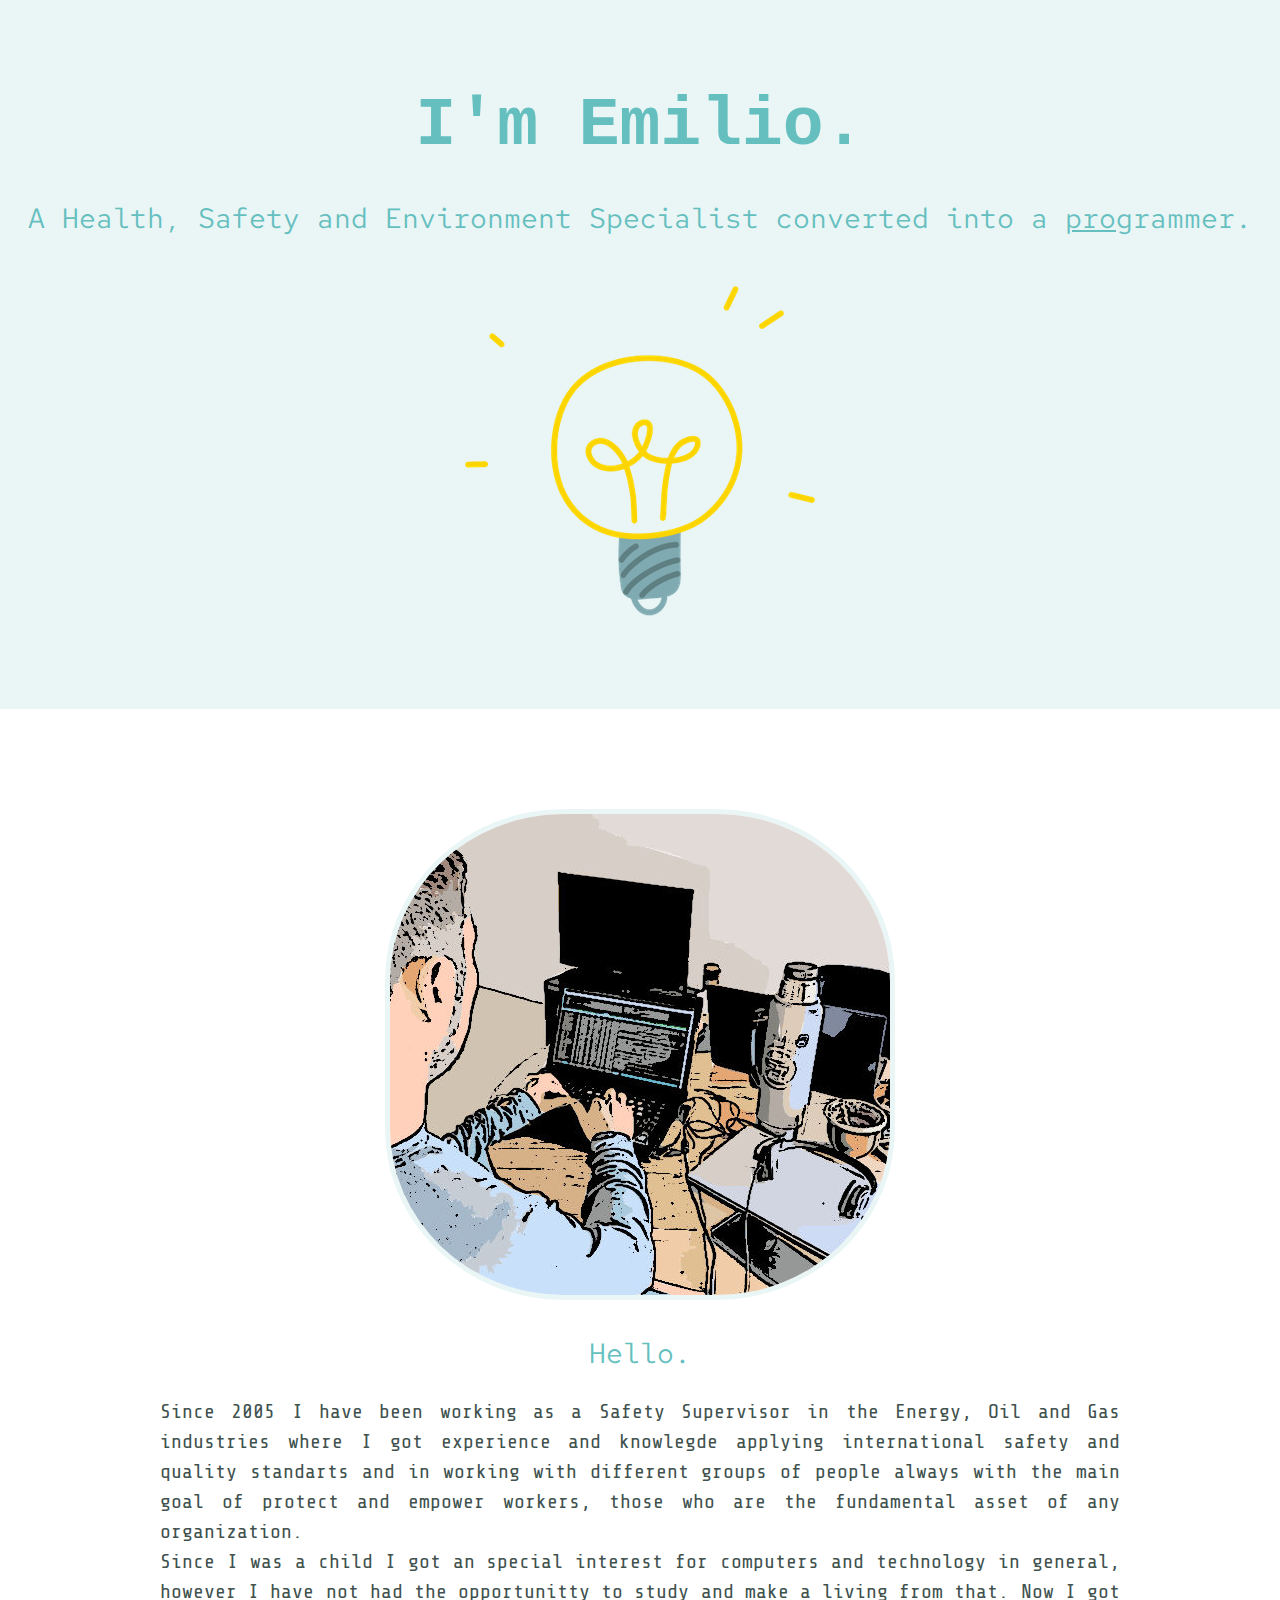
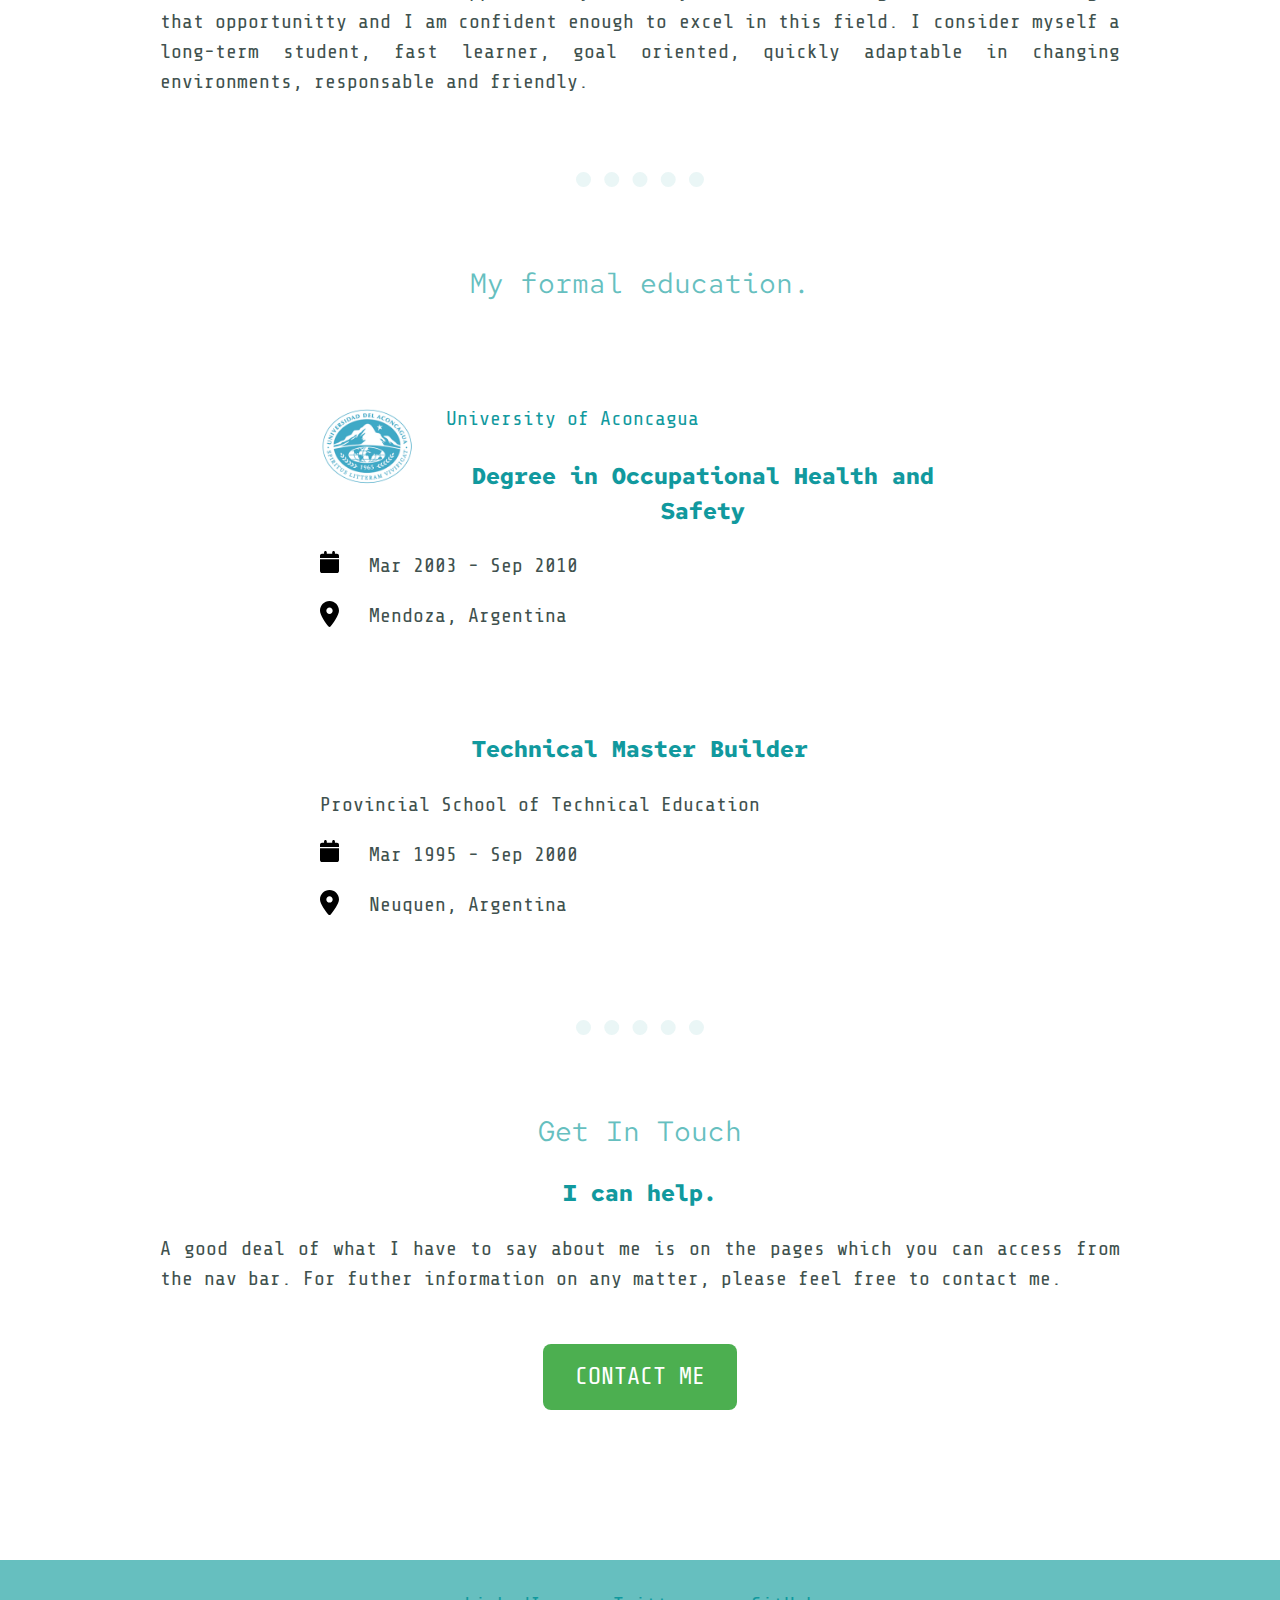
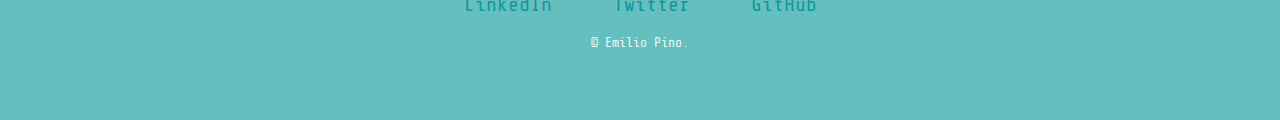
<file: index.html>
<!DOCTYPE html>
<html lang="en">
  <head>
    <meta charset="UTF-8" />
    <meta http-equiv="X-UA-Compatible" content="IE=edge" />
    <meta name="viewport" content="width=device-width, initial-scale=1.0" />
    <link rel="stylesheet" href="css/styles.css" />
    <link rel="icon" href="images/favicon.ico" />
    <link rel="preconnect" href="https://fonts.googleapis.com" />
    <link rel="preconnect" href="https://fonts.gstatic.com" crossorigin />
    <link
      href="https://fonts.googleapis.com/css2?family=Red+Hat+Mono:ital@1&family=Share+Tech+Mono&family=Ubuntu+Mono:ital@1&display=swap"
      rel="stylesheet"
    />
    <title>Emilio Pino CV</title>
  </head>
  <body>
    <nav class="nav-bar">
      <div class="cv">CURRICULUM VITAE</div>
      <ul class="nav">
        <li><a href="index.html">Home</a></li>
        <li><a href="hse.html">As a safety professional</a></li>
        <li><a href="developer.html">As a developer</a></li>
        <li><a href="human.html">As a human being</a></li>
        <li><a href="#contact-me">Contact</a></li>
      </ul>
    </nav>
    <div class="top-container">
      <h1>I'm Emilio.</h1>
      <h2>
        A Health, Safety and Environment Specialist converted into a
        <span id="pro">pro</span>grammer.
      </h2>
      <img src="images/Hands - Lightbulb.png" alt="light image" />
    </div>

    <div class="middle-container">
      <div class="profile">
        <img id="profile" src="images/avatar2.png" alt="profile picture" />
        <h2>Hello.</h2>
        <p class="bio">
          Since 2005 I have been working as a Safety Supervisor in the Energy,
          Oil and Gas industries where I got experience and knowlegde applying
          international safety and quality standarts and in working with
          different groups of people always with the main goal of protect and
          empower workers, those who are the fundamental asset of any
          organization.
        </p>
        <p class="bio">
          Since I was a child I got an special interest for computers and
          technology in general, however I have not had the opportunitty to
          study and make a living from that. Now I got that opportunitty and I
          am confident enough to excel in this field. I consider myself a
          long-term student, fast learner, goal oriented, quickly adaptable in
          changing environments, responsable and friendly.
        </p>
      </div>
      <hr />
      <div class="skills">
        <h2>My formal education.</h2>
        <div class="skill-row">
          <a href="https://www.uda.edu.ar/index.php" target="_blank"
            ><img class="logo" src="images/delAconcagua.png" />University of
            Aconcagua</a
          >

          <h3>Degree in Occupational Health and Safety</h3>

          <p>
            <img class="icon" src="images/calendar-solid.svg" />Mar 2003 - Sep
            2010
          </p>
          <p>
            <img class="icon" src="images/location-dot-solid.svg" />Mendoza,
            Argentina
          </p>
        </div>
        <div class="skill-row">
          <h3>Technical Master Builder</h3>
          <p>Provincial School of Technical Education</p>
          <p>
            <img class="icon" src="images/calendar-solid.svg" />Mar 1995 - Sep
            2000
          </p>
          <p>
            <img class="icon" src="images/location-dot-solid.svg" />Neuquen,
            Argentina
          </p>
        </div>
      </div>
      <hr />

      <div id="contact-me">
        <h2>Get In Touch</h2>
        <h3>I can help.</h3>
        <p id="contact-message">
          A good deal of what I have to say about me is on the pages which you
          can access from the nav bar. For futher information on any matter,
          please feel free to contact me.
        </p>

        <a id="btn" href="mailto:pinoen@yahoo.com.ar">CONTACT ME</a>
      </div>
    </div>

    <div class="bottom-container">
      <a
        class="footer-link"
        href="https://ar.linkedin.com/in/emiliopino"
        target="_blank"
        >LinkedIn</a
      >
      <a
        class="footer-link"
        href="https://twitter.com/EmilioPino5"
        target="_blank"
        >Twitter</a
      >
      <a class="footer-link" href="https://github.com/pinoen" target="_blank"
        >GitHub</a
      >
      <p>© Emilio Pino.</p>
    </div>
  </body>
</html>
</file>
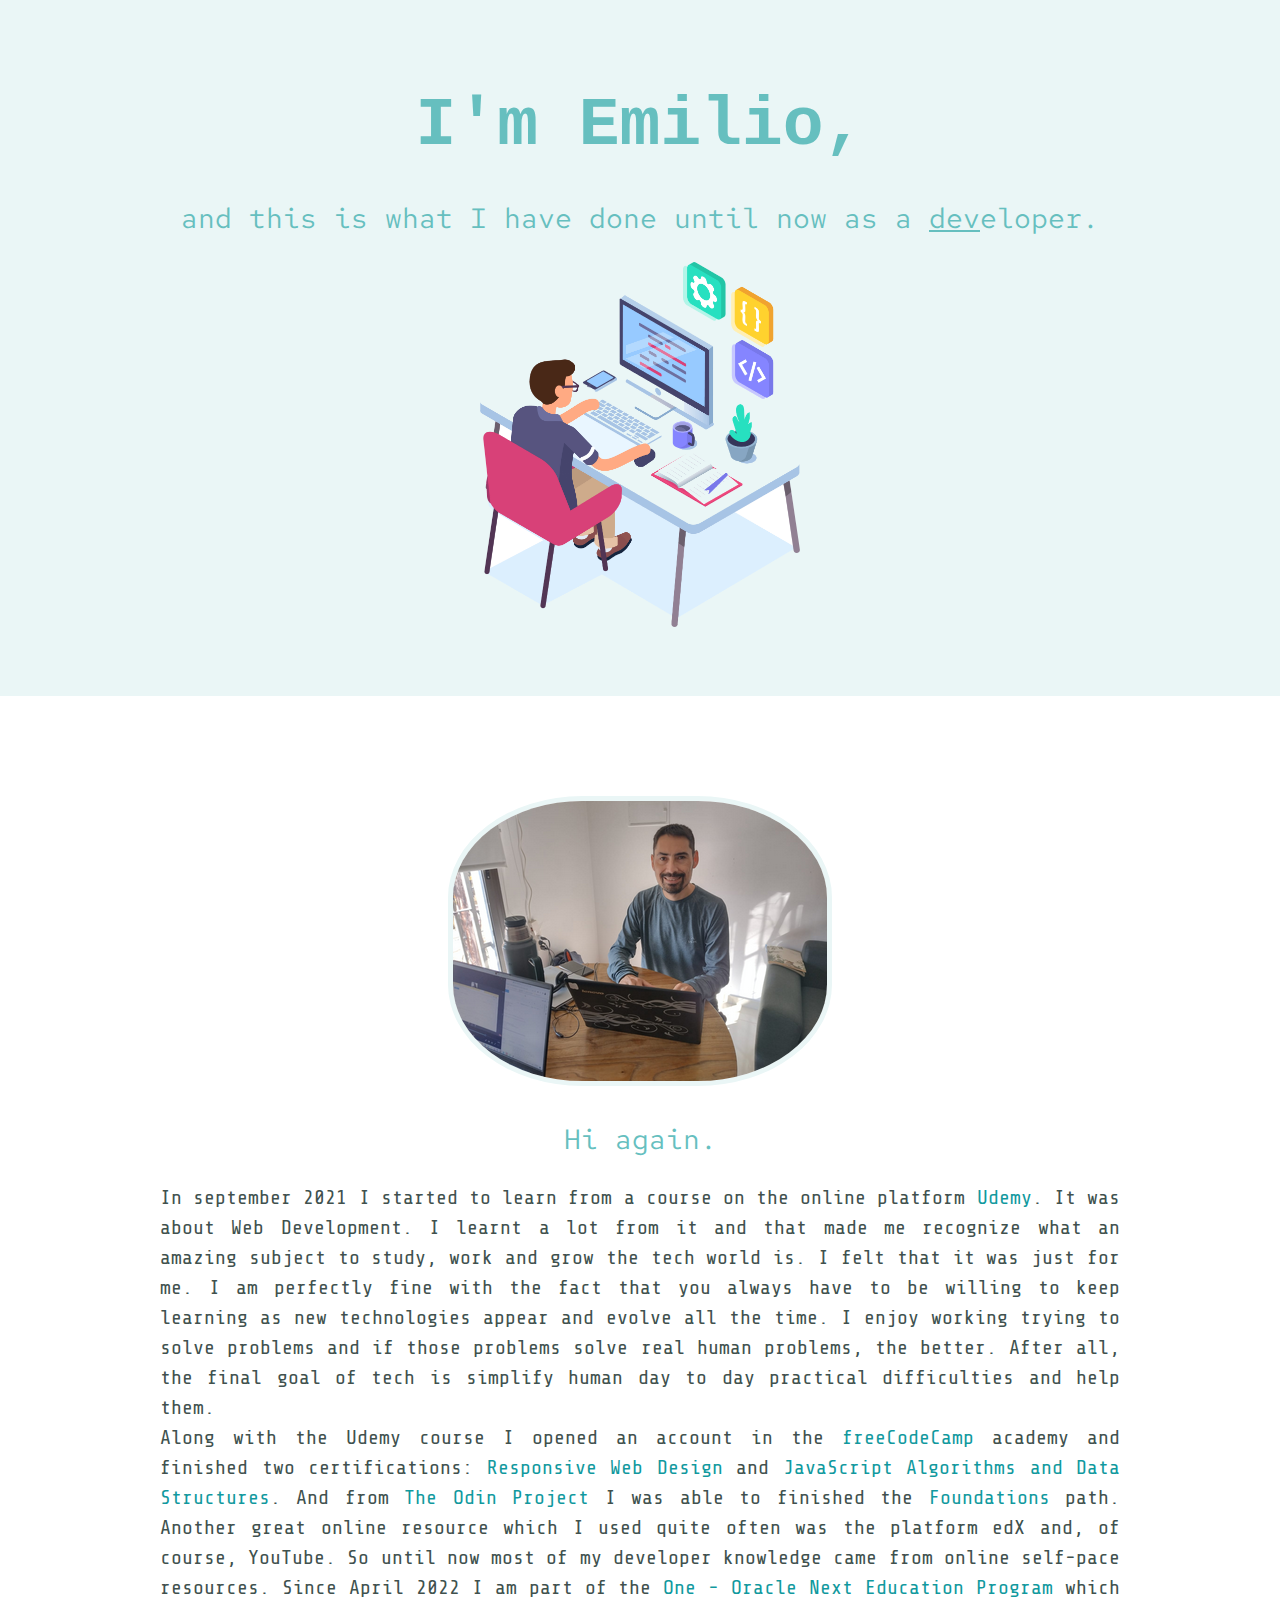
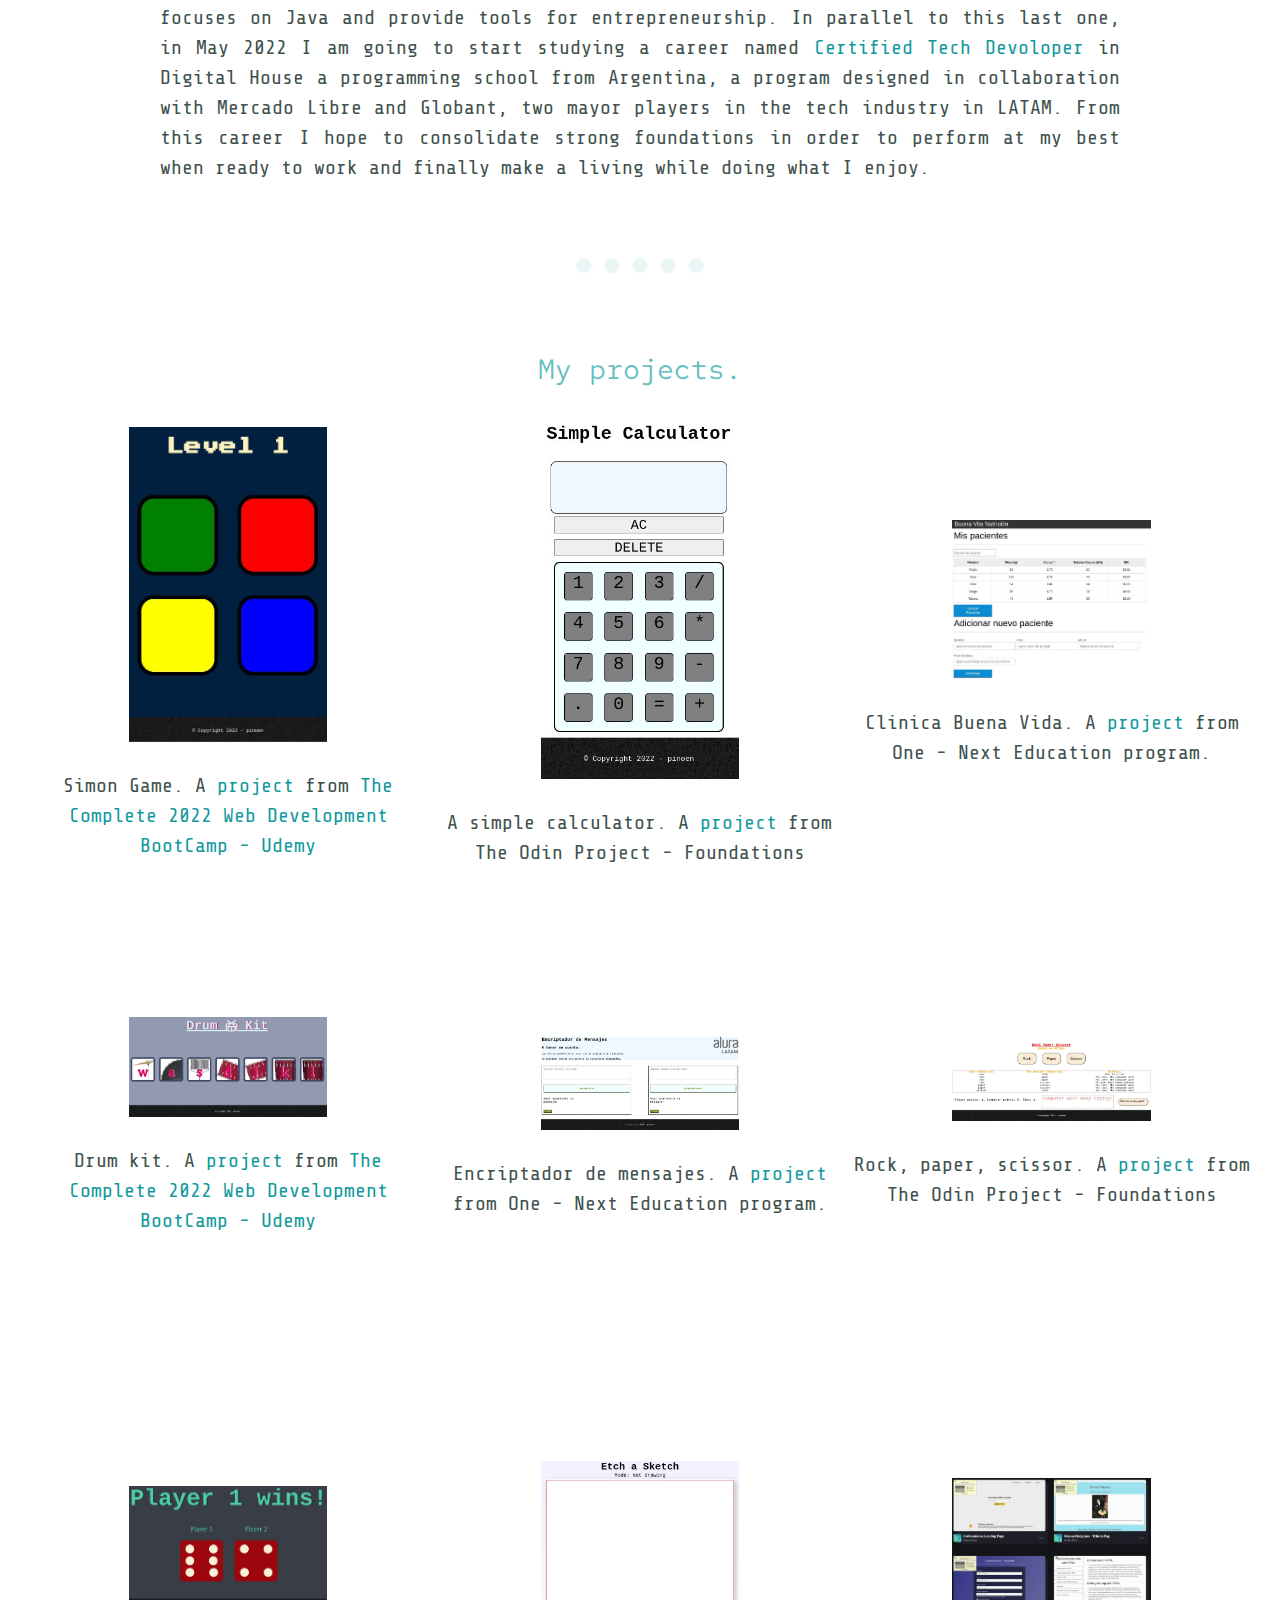
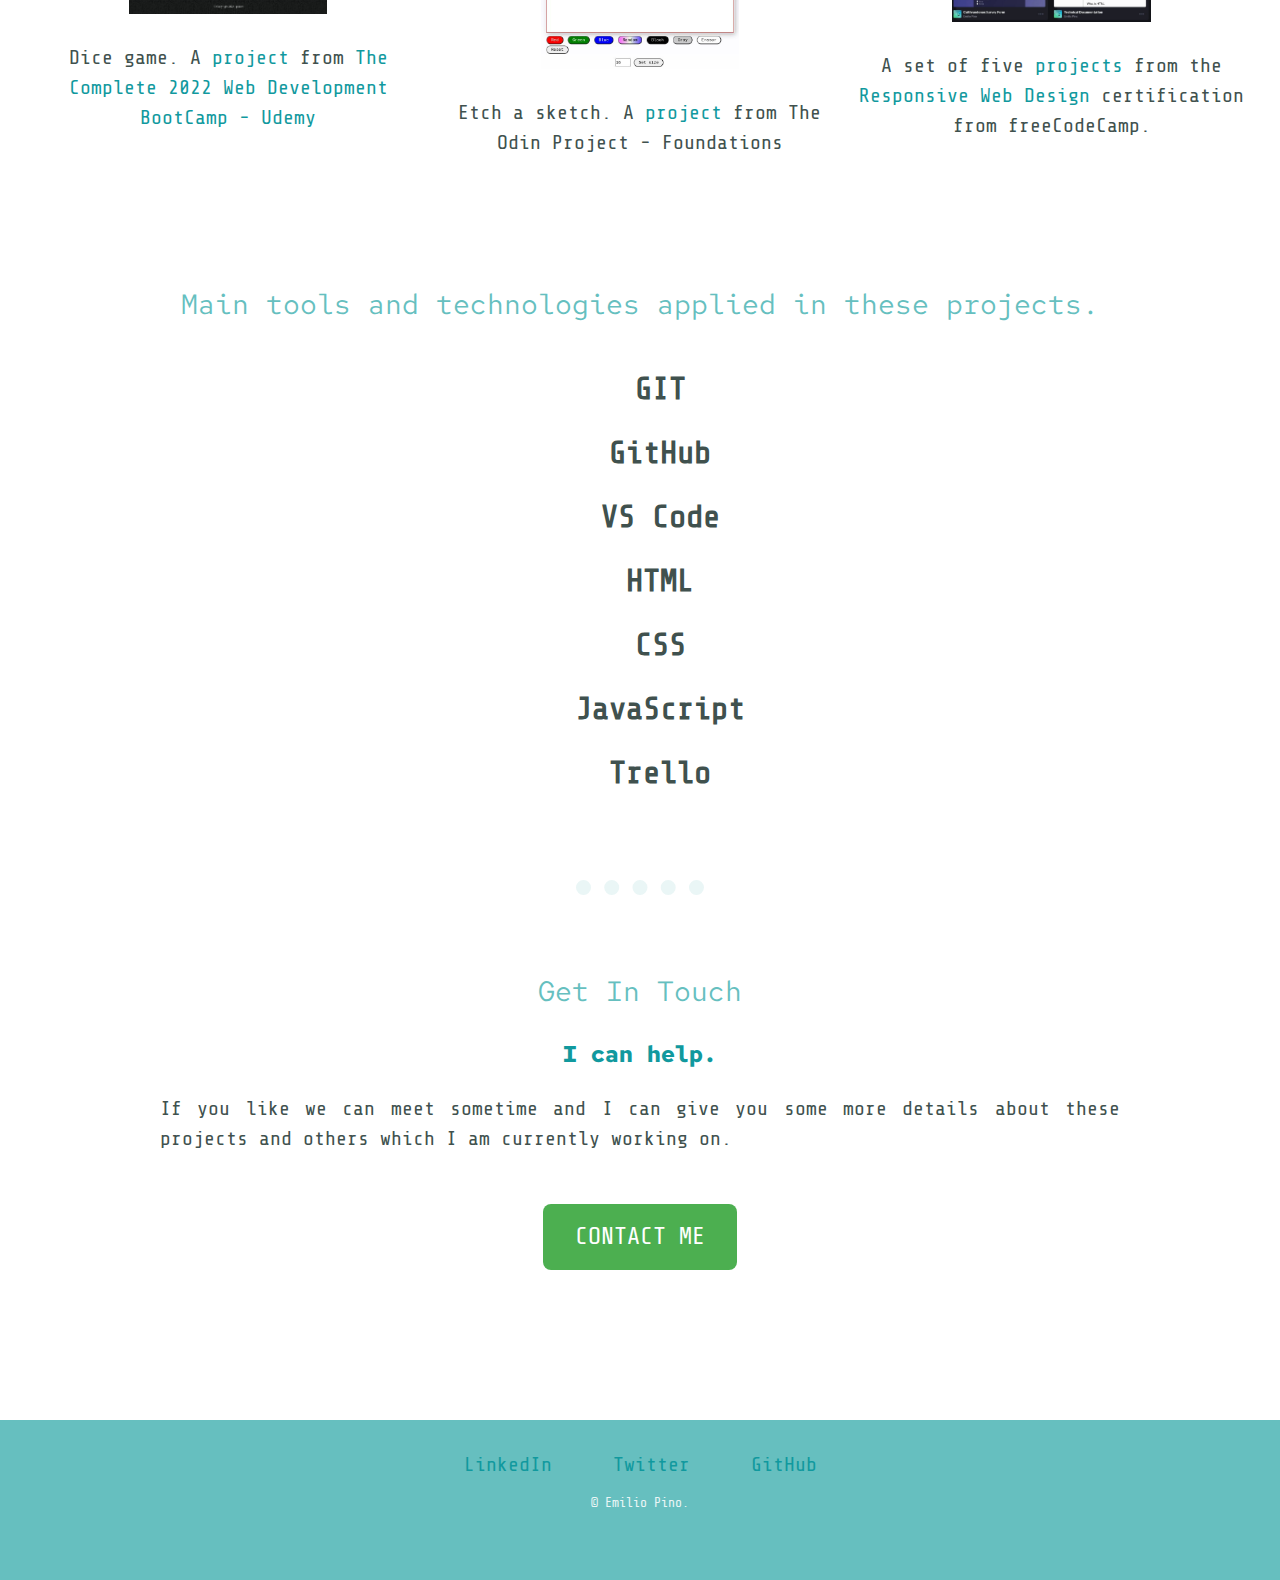
<file: developer.html>
<!DOCTYPE html>
<html lang="en">
  <head>
    <meta charset="UTF-8" />
    <meta http-equiv="X-UA-Compatible" content="IE=edge" />
    <meta name="viewport" content="width=device-width, initial-scale=1.0" />
    <link rel="stylesheet" href="css/styles.css" />
    <link rel="icon" href="images/dev.png" />
    <link rel="preconnect" href="https://fonts.googleapis.com" />
    <link rel="preconnect" href="https://fonts.gstatic.com" crossorigin />
    <link
      href="https://fonts.googleapis.com/css2?family=Red+Hat+Mono:ital@1&family=Share+Tech+Mono&family=Ubuntu+Mono:ital@1&display=swap"
      rel="stylesheet"
    />
    <title>As a developer</title>
  </head>
  <body>
    <nav class="nav-bar">
      <div class="cv">CURRICULUM VITAE</div>
      <ul class="nav">
        <li><a href="index.html">Home</a></li>
        <li><a href="hse.html">As a safety professional</a></li>
        <li><a href="developer.html">As a developer</a></li>
        <li><a href="human.html">As a human being</a></li>
        <li><a href="#contact-me">Contact</a></li>
      </ul>
    </nav>
    <div class="top-container">
      <h1>I'm Emilio,</h1>
      <h2>
        and this is what I have done until now as a
        <span id="pro">dev</span>eloper.
      </h2>
      <img src="images/developer.png" id="developer" alt="safety sign" />
    </div>

    <div class="middle-container">
      <div class="profile">
        <img id="profile" src="images/emilio.png" alt="profile picture" />
        <h2>Hi again.</h2>
        <p class="bio">
          In september 2021 I started to learn from a course on the online
          platform
          <a
            href="https://www.udemy.com/course/the-complete-web-development-bootcamp/"
            target="_blank"
            >Udemy</a
          >. It was about Web Development. I learnt a lot from it and that made
          me recognize what an amazing subject to study, work and grow the tech
          world is. I felt that it was just for me. I am perfectly fine with the
          fact that you always have to be willing to keep learning as new
          technologies appear and evolve all the time. I enjoy working trying to
          solve problems and if those problems solve real human problems, the
          better. After all, the final goal of tech is simplify human day to day
          practical difficulties and help them.
        </p>
        <p class="bio">
          Along with the Udemy course I opened an account in the
          <a href="https://www.freecodecamp.org/" target="_blank"
            >freeCodeCamp</a
          >
          academy and finished two certifications:
          <a href="https://www.freecodecamp.org/learn/responsive-web-design/"
            >Responsive Web Design</a
          >
          and
          <a
            href="https://www.freecodecamp.org/learn/javascript-algorithms-and-data-structures/"
            target="_blank"
            >JavaScript Algorithms and Data Structures</a
          >. And from
          <a href="https://www.theodinproject.com/" target="_blank"
            >The Odin Project </a
          >I was able to finished the
          <a
            href="https://www.theodinproject.com/paths/foundations/courses/foundations"
            >Foundations</a
          >
          path. Another great online resource which I used quite often was the
          platform edX and, of course, YouTube. So until now most of my
          developer knowledge came from online self-pace resources. Since April
          2022 I am part of the
          <a
            href="https://www.oracle.com/ar/education/oracle-next-education/"
            target="_blank"
            >One - Oracle Next Education Program</a
          >
          which focuses on Java and provide tools for entrepreneurship. In
          parallel to this last one, in May 2022 I am going to start studying a
          career named
          <a
            href="https://www.digitalhouse.com/ar/productos/programacion/certified-tech-developer"
            target="_blank"
            >Certified Tech Devoloper</a
          >
          in Digital House a programming school from Argentina, a program
          designed in collaboration with Mercado Libre and Globant, two mayor
          players in the tech industry in LATAM. From this career I hope to
          consolidate strong foundations in order to perform at my best when
          ready to work and finally make a living while doing what I enjoy.
        </p>
      </div>
      <hr />

      <h2>My projects.</h2>
      <div class="projects">
        <div>
          <a href="https://pinoen.github.io/simon-game/" target="_blank"
            ><img class="project" src="images/projects/simon-game.jpg"
          /></a>
          <p>
            Simon Game. A
            <a href="https://pinoen.github.io/simon-game/" target="_blank"
              >project</a
            >
            from
            <a
              href="https://www.udemy.com/course/the-complete-web-development-bootcamp/"
              target="_blank"
              >The Complete 2022 Web Development BootCamp - Udemy</a
            >
          </p>
        </div>

        <div>
          <a href="https://pinoen.github.io/Calculator/" target="_blank"
            ><img class="project" src="images/projects/calculator.jpg"
          /></a>
          <p>
            A simple calculator. A
            <a href="https://pinoen.github.io/Calculator/" target="_blank"
              >project</a
            >
            from The Odin Project - Foundations
          </p>
        </div>

        <div>
          <a
            href="https://pinoen.github.io/Clinica-Buena-Vida-IMC/"
            target="_blank"
            ><img class="project" src="images/projects/imc.jpg"
          /></a>
          <p>
            Clinica Buena Vida. A
            <a
              href="https://pinoen.github.io/Clinica-Buena-Vida-IMC/"
              target="_blank"
              >project</a
            >
            from One - Next Education program.
          </p>
        </div>

        <div>
          <a href="https://pinoen.github.io/drum-kit/" target="_blank"
            ><img class="project" src="images/projects/drum-kit.jpg"
          /></a>
          <p>
            Drum kit. A
            <a href="https://pinoen.github.io/drum-kit/" target="_blank"
              >project</a
            >
            from
            <a
              href="https://www.udemy.com/course/the-complete-web-development-bootcamp/"
              target="_blank"
              >The Complete 2022 Web Development BootCamp - Udemy</a
            >
          </p>
        </div>

        <div>
          <a
            href="https://pinoen.github.io/Encriptador-de-mensajes/"
            target="_blank"
            ><img class="project" src="images/projects/encriptador.jpg"
          /></a>
          <p>
            Encriptador de mensajes. A
            <a
              href="https://pinoen.github.io/Encriptador-de-mensajes/"
              target="_blank"
              >project</a
            >
            from One - Next Education program.
          </p>
        </div>

        <div>
          <a href="https://pinoen.github.io/rock-paper-scissor/" target="_blank"
            ><img class="project" src="images/projects/rock-paper-scissor.jpg"
          /></a>
          <p>
            Rock, paper, scissor. A
            <a
              href="https://pinoen.github.io/rock-paper-scissor/"
              target="_blank"
              >project</a
            >
            from The Odin Project - Foundations
          </p>
        </div>

        <div>
          <a href="https://pinoen.github.io/dice-game/" target="_blank"
            ><img class="project" src="images/projects/dice-game.jpg"
          /></a>
          <p>
            Dice game. A
            <a href="https://pinoen.github.io/dice-game/" target="_blank"
              >project</a
            >
            from
            <a
              href="https://www.udemy.com/course/the-complete-web-development-bootcamp/"
              target="_blank"
              >The Complete 2022 Web Development BootCamp - Udemy</a
            >
          </p>
        </div>

        <div>
          <a href="https://pinoen.github.io/Etch-a-sketch/" target="_blank"
            ><img class="project" src="images/projects/canvas.jpg"
          /></a>
          <p>
            Etch a sketch. A
            <a href="https://pinoen.github.io/Etch-a-sketch/" target="_blank"
              >project</a
            >
            from The Odin Project - Foundations
          </p>
        </div>

        <div>
          <a href="https://codepen.io/collection/KpdyEd" target="_blank"
            ><img class="project" src="images/projects/fcc.jpg"
          /></a>
          <p>
            A set of five
            <a href="https://codepen.io/collection/KpdyEd" target="_blank"
              >projects</a
            >
            from the
            <a
              href="https://www.freecodecamp.org/learn/responsive-web-design/"
              target="_blank"
              >Responsive Web Design</a
            >
            certification from freeCodeCamp.
          </p>
        </div>
      </div>
      <h2>Main tools and technologies applied in these projects.</h2>
      <div class="tools">
        <ul>
          <li>GIT</li>
          <li>GitHub</li>
          <li>VS Code</li>
          <li>HTML</li>
          <li>CSS</li>
          <li>JavaScript</li>
          <li>Trello</li>
        </ul>
      </div>
      <hr />

      <div id="contact-me">
        <h2>Get In Touch</h2>
        <h3>I can help.</h3>
        <p id="contact-message">
          If you like we can meet sometime and I can give you some more details
          about these projects and others which I am currently working on.
        </p>

        <a id="btn" href="mailto:pinoen@yahoo.com.ar">CONTACT ME</a>
      </div>
    </div>

    <div class="bottom-container">
      <a
        class="footer-link"
        href="https://ar.linkedin.com/in/emiliopino"
        target="_blank"
        >LinkedIn</a
      >
      <a
        class="footer-link"
        href="https://twitter.com/EmilioPino5"
        target="_blank"
        >Twitter</a
      >
      <a class="footer-link" href="https://github.com/pinoen" target="_blank"
        >GitHub</a
      >
      <p>© Emilio Pino.</p>
    </div>
  </body>
</html>
</file>
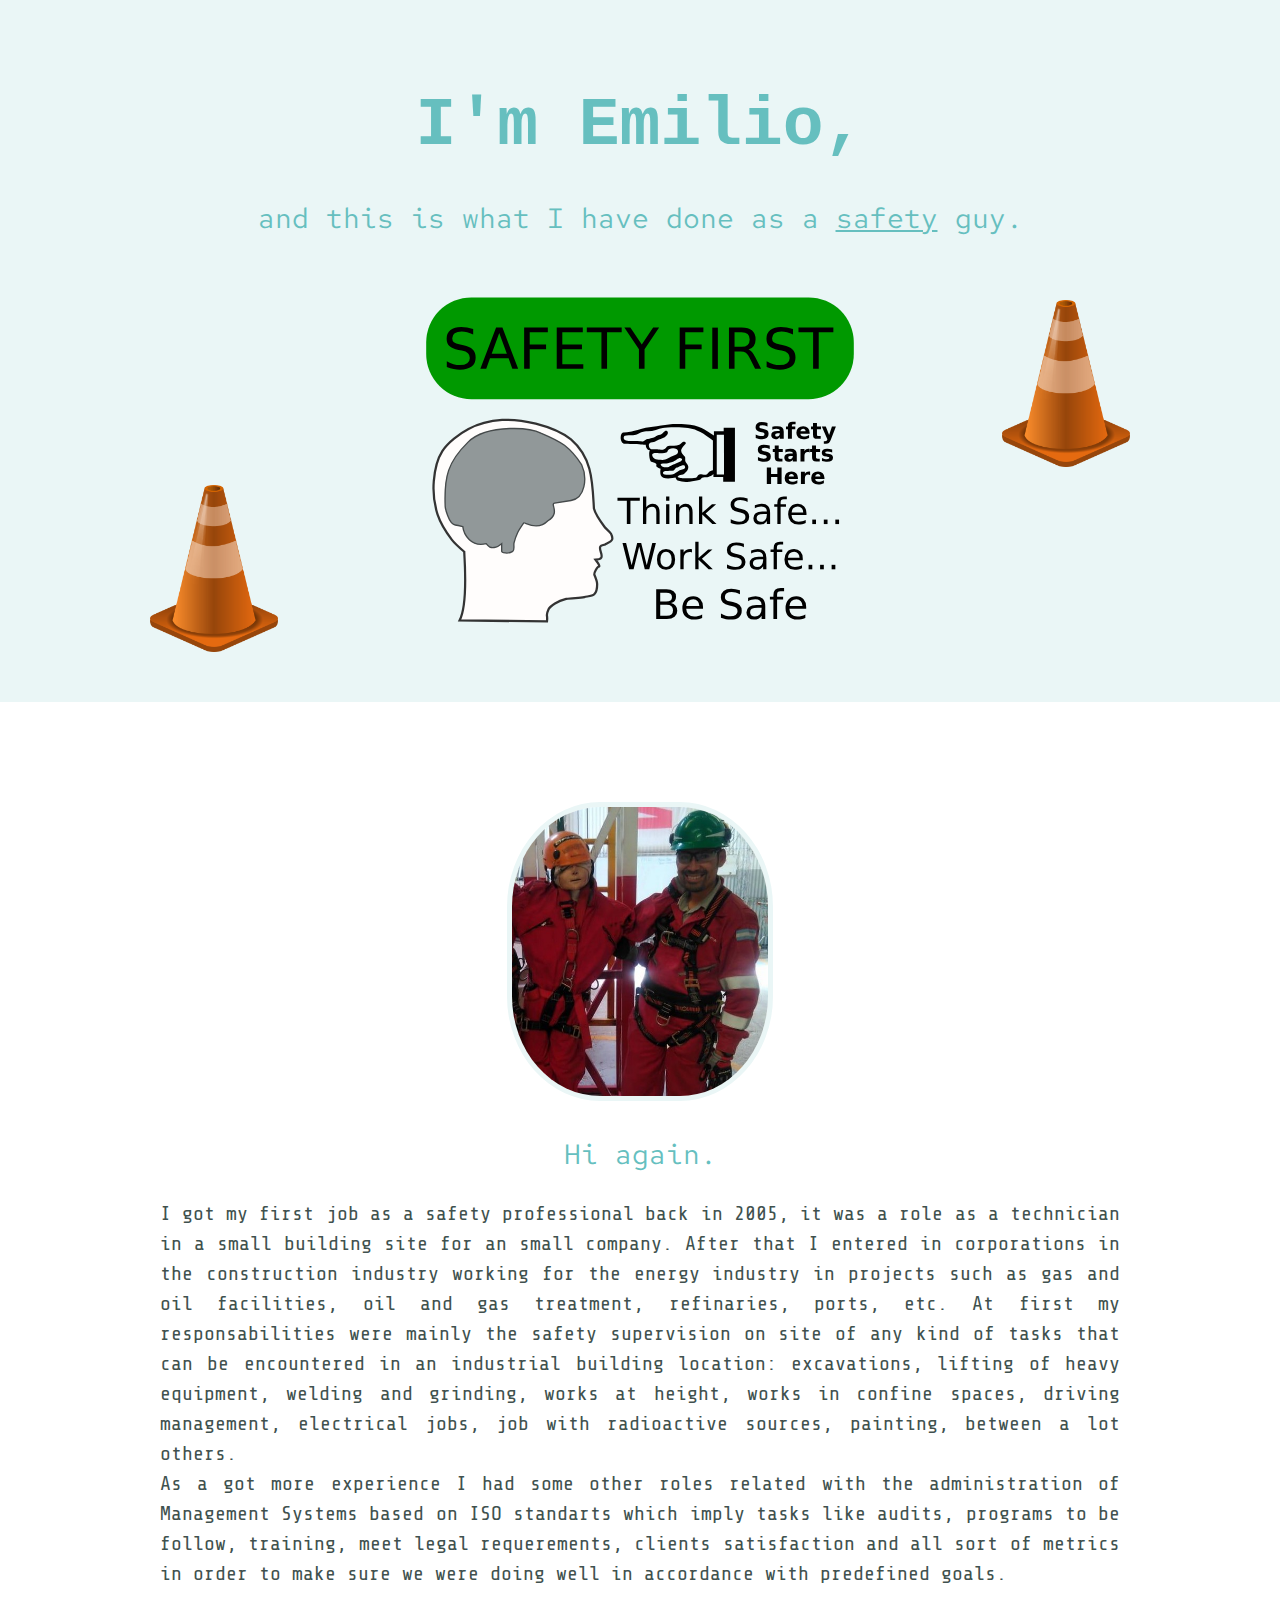
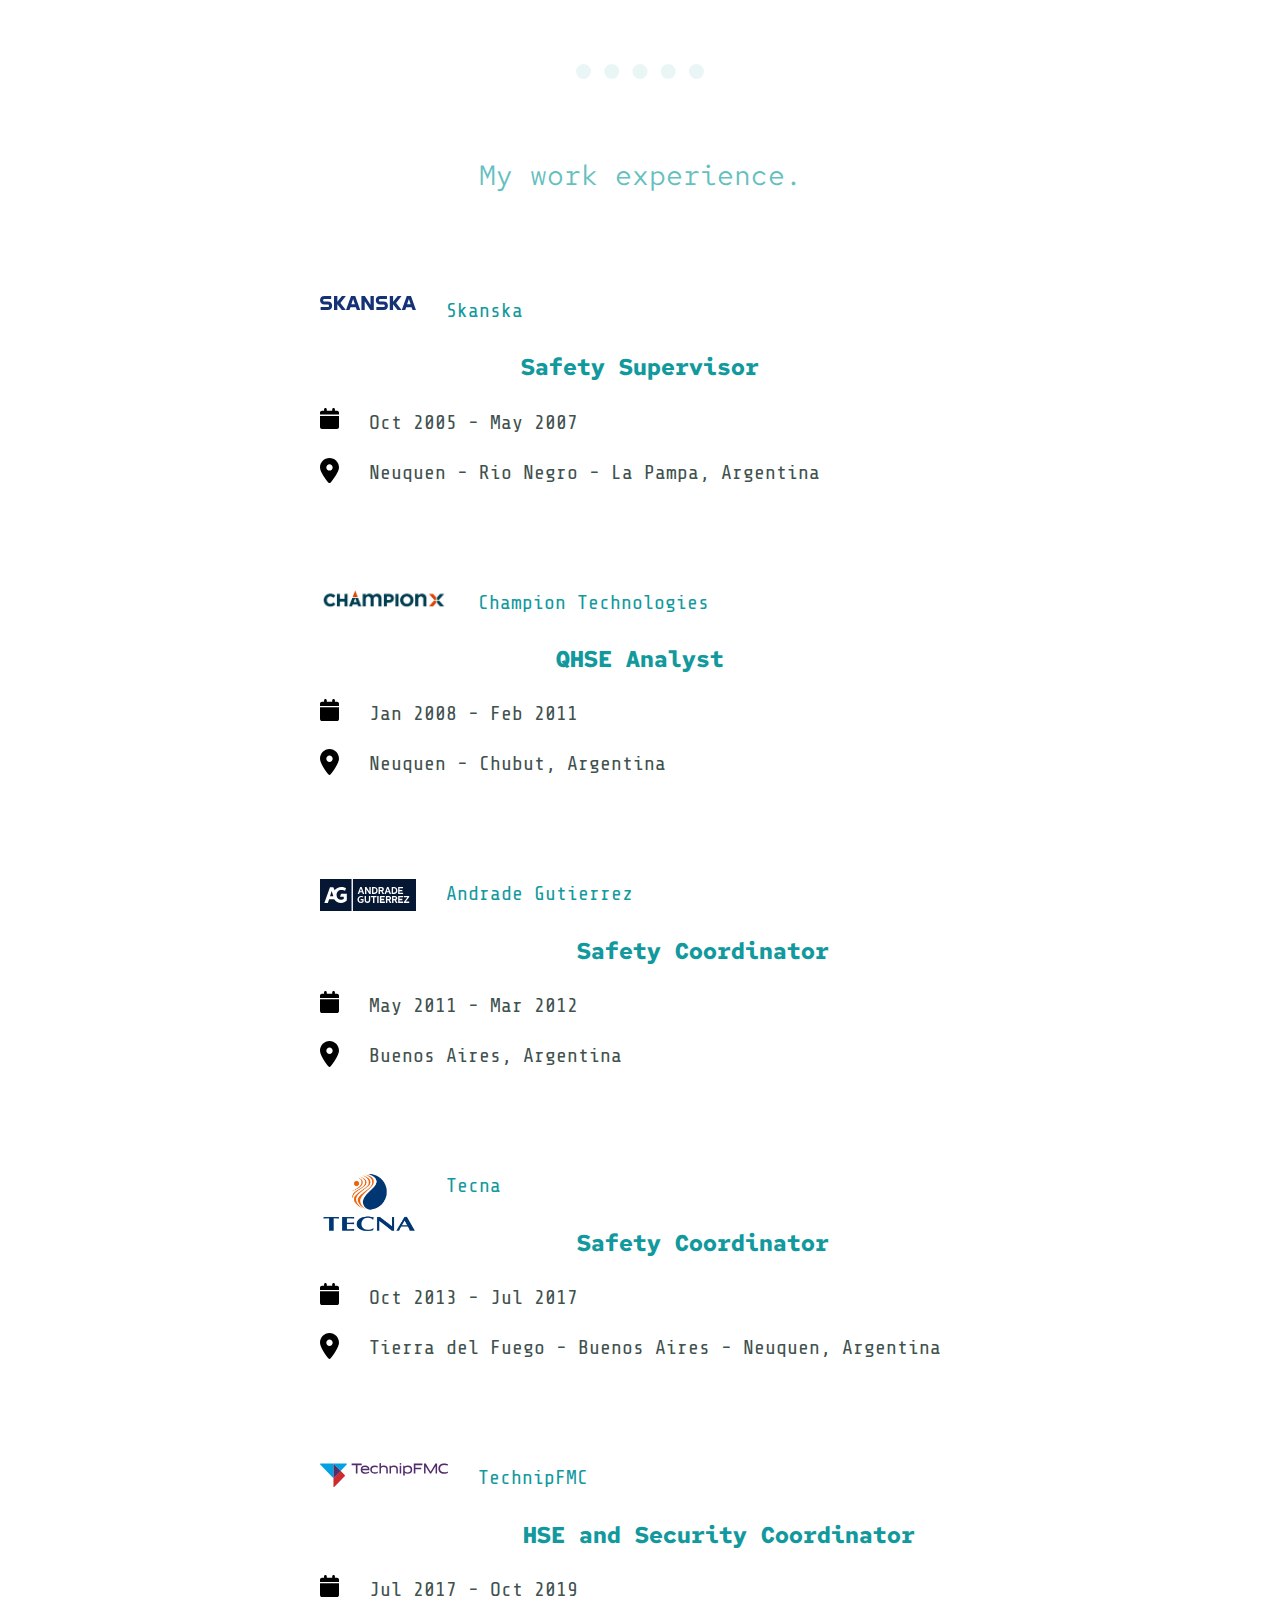
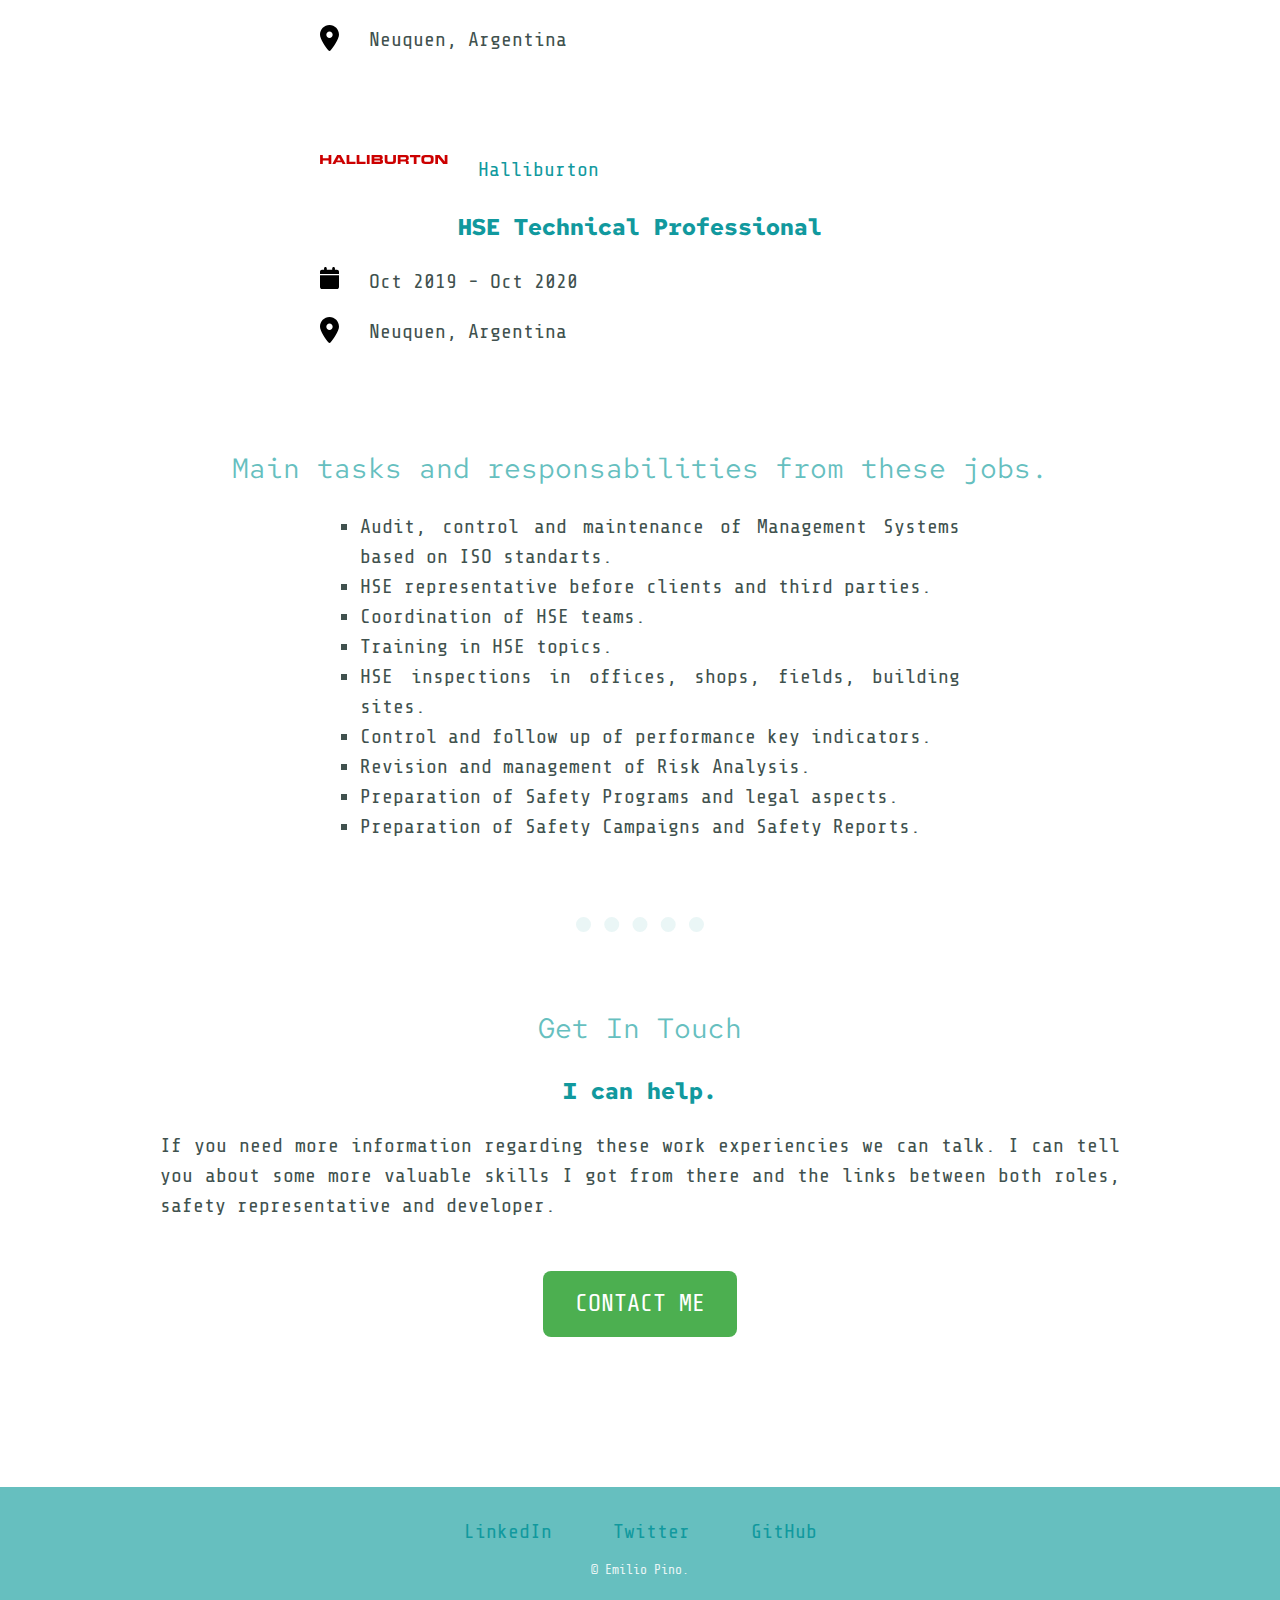
<file: hse.html>
<!DOCTYPE html>
<html lang="en">
  <head>
    <meta charset="UTF-8" />
    <meta http-equiv="X-UA-Compatible" content="IE=edge" />
    <meta name="viewport" content="width=device-width, initial-scale=1.0" />
    <link rel="stylesheet" href="css/styles.css" />
    <link rel="icon" href="images/helmet.png" />
    <link rel="preconnect" href="https://fonts.googleapis.com" />
    <link rel="preconnect" href="https://fonts.gstatic.com" crossorigin />
    <link
      href="https://fonts.googleapis.com/css2?family=Red+Hat+Mono:ital@1&family=Share+Tech+Mono&family=Ubuntu+Mono:ital@1&display=swap"
      rel="stylesheet"
    />
    <title>As a safety professional</title>
  </head>
  <body>
    <nav class="nav-bar">
      <div class="cv">CURRICULUM VITAE</div>
      <ul class="nav">
        <li><a href="index.html">Home</a></li>
        <li><a href="hse.html">As a safety professional</a></li>
        <li><a href="developer.html">As a developer</a></li>
        <li><a href="human.html">As a human being</a></li>
        <li><a href="#contact-me">Contact</a></li>
      </ul>
    </nav>
    <div class="top-container">
      <img src="images/cono.png" id="top-cono" alt="cono image" />
      <h1>I'm Emilio,</h1>
      <h2>
        and this is what I have done as a
        <span id="pro">safety</span> guy.
      </h2>
      <img src="images/cono.png" id="bottom-cono" alt="cono image" />
      <img src="images/safety-first.svg" id="safety-first" alt="safety sign" />
    </div>

    <div class="middle-container">
      <div class="profile">
        <img
          id="other-pic"
          src="images/hse-picture.png"
          alt="profile picture"
        />
        <h2>Hi again.</h2>
        <p class="bio">
          I got my first job as a safety professional back in 2005, it was a
          role as a technician in a small building site for an small company.
          After that I entered in corporations in the construction industry
          working for the energy industry in projects such as gas and oil
          facilities, oil and gas treatment, refinaries, ports, etc. At first my
          responsabilities were mainly the safety supervision on site of any
          kind of tasks that can be encountered in an industrial building
          location: excavations, lifting of heavy equipment, welding and
          grinding, works at height, works in confine spaces, driving
          management, electrical jobs, job with radioactive sources, painting,
          between a lot others.
        </p>
        <p class="bio">
          As a got more experience I had some other roles related with the
          administration of Management Systems based on ISO standarts which
          imply tasks like audits, programs to be follow, training, meet legal
          requerements, clients satisfaction and all sort of metrics in order to
          make sure we were doing well in accordance with predefined goals.
        </p>
      </div>
      <hr />

      <div class="skills">
        <h2>My work experience.</h2>
        <div class="skill-row">
          <a href="https://www.skanska.com/" target="_blank"
            ><img class="logo" src="images/skanska.svg" />Skanska</a
          >
          <h3>Safety Supervisor</h3>
          <p>
            <img class="icon" src="images/calendar-solid.svg" />Oct 2005 - May
            2007
          </p>
          <p>
            <img class="icon" src="images/location-dot-solid.svg" />Neuquen -
            Rio Negro - La Pampa, Argentina
          </p>
        </div>

        <div class="skill-row">
          <a href="https://www.championx.com/" target="_blank"
            ><img class="oil" src="images/champion.png" />Champion
            Technologies</a
          >
          <h3>QHSE Analyst</h3>
          <p>
            <img class="icon" src="images/calendar-solid.svg" />Jan 2008 - Feb
            2011
          </p>
          <p>
            <img class="icon" src="images/location-dot-solid.svg" />Neuquen -
            Chubut, Argentina
          </p>
        </div>

        <div class="skill-row">
          <a href="https://www.andradegutierrez.com.br/" target="_blank"
            ><img class="logo" src="images/ag.svg" />Andrade Gutierrez</a
          >
          <h3>Safety Coordinator</h3>
          <p>
            <img class="icon" src="images/calendar-solid.svg" />May 2011 - Mar
            2012
          </p>
          <p>
            <img class="icon" src="images/location-dot-solid.svg" />Buenos
            Aires, Argentina
          </p>
        </div>

        <div class="skill-row">
          <a href="https://tecna.business.site/" target="_blank"
            ><img class="logo" src="images/tecna.png" />Tecna</a
          >
          <h3>Safety Coordinator</h3>
          <p>
            <img class="icon" src="images/calendar-solid.svg" />Oct 2013 - Jul
            2017
          </p>
          <p>
            <img class="icon" src="images/location-dot-solid.svg" />Tierra del
            Fuego - Buenos Aires - Neuquen, Argentina
          </p>
        </div>

        <div class="skill-row">
          <a href="https://www.technipfmc.com/" target="_blank"
            ><img class="oil" src="images/fmc.svg" />TechnipFMC</a
          >

          <h3>HSE and Security Coordinator</h3>
          <p>
            <img class="icon" src="images/calendar-solid.svg" />Jul 2017 - Oct
            2019
          </p>
          <p>
            <img class="icon" src="images/location-dot-solid.svg" />Neuquen,
            Argentina
          </p>
        </div>

        <div class="skill-row">
          <a href="https://www.halliburton.com/" target="_blank"
            ><img class="oil" src="images/halliburton-logo.svg" />Halliburton</a
          >
          <h3>HSE Technical Professional</h3>
          <p>
            <img class="icon" src="images/calendar-solid.svg" />Oct 2019 - Oct
            2020
          </p>
          <p>
            <img class="icon" src="images/location-dot-solid.svg" />Neuquen,
            Argentina
          </p>
        </div>

        <h2>Main tasks and responsabilities from these jobs.</h2>
        <div class="skill-row" id="tasks">
          <ul>
            <li>
              Audit, control and maintenance of Management Systems based on ISO
              standarts.
            </li>
            <li>HSE representative before clients and third parties.</li>
            <li>Coordination of HSE teams.</li>
            <li>Training in HSE topics.</li>
            <li>HSE inspections in offices, shops, fields, building sites.</li>
            <li>Control and follow up of performance key indicators.</li>
            <li>Revision and management of Risk Analysis.</li>
            <li>Preparation of Safety Programs and legal aspects.</li>
            <li>Preparation of Safety Campaigns and Safety Reports.</li>
          </ul>
        </div>
      </div>
      <hr />

      <div id="contact-me">
        <h2>Get In Touch</h2>
        <h3>I can help.</h3>
        <p id="contact-message">
          If you need more information regarding these work experiencies we can
          talk. I can tell you about some more valuable skills I got from there
          and the links between both roles, safety representative and developer.
        </p>

        <a id="btn" href="mailto:pinoen@yahoo.com.ar">CONTACT ME</a>
      </div>
    </div>

    <div class="bottom-container">
      <a
        class="footer-link"
        href="https://ar.linkedin.com/in/emiliopino"
        target="_blank"
        >LinkedIn</a
      >
      <a
        class="footer-link"
        href="https://twitter.com/EmilioPino5"
        target="_blank"
        >Twitter</a
      >
      <a class="footer-link" href="https://github.com/pinoen" target="_blank"
        >GitHub</a
      >
      <p>© Emilio Pino.</p>
    </div>
  </body>
</html>
</file>
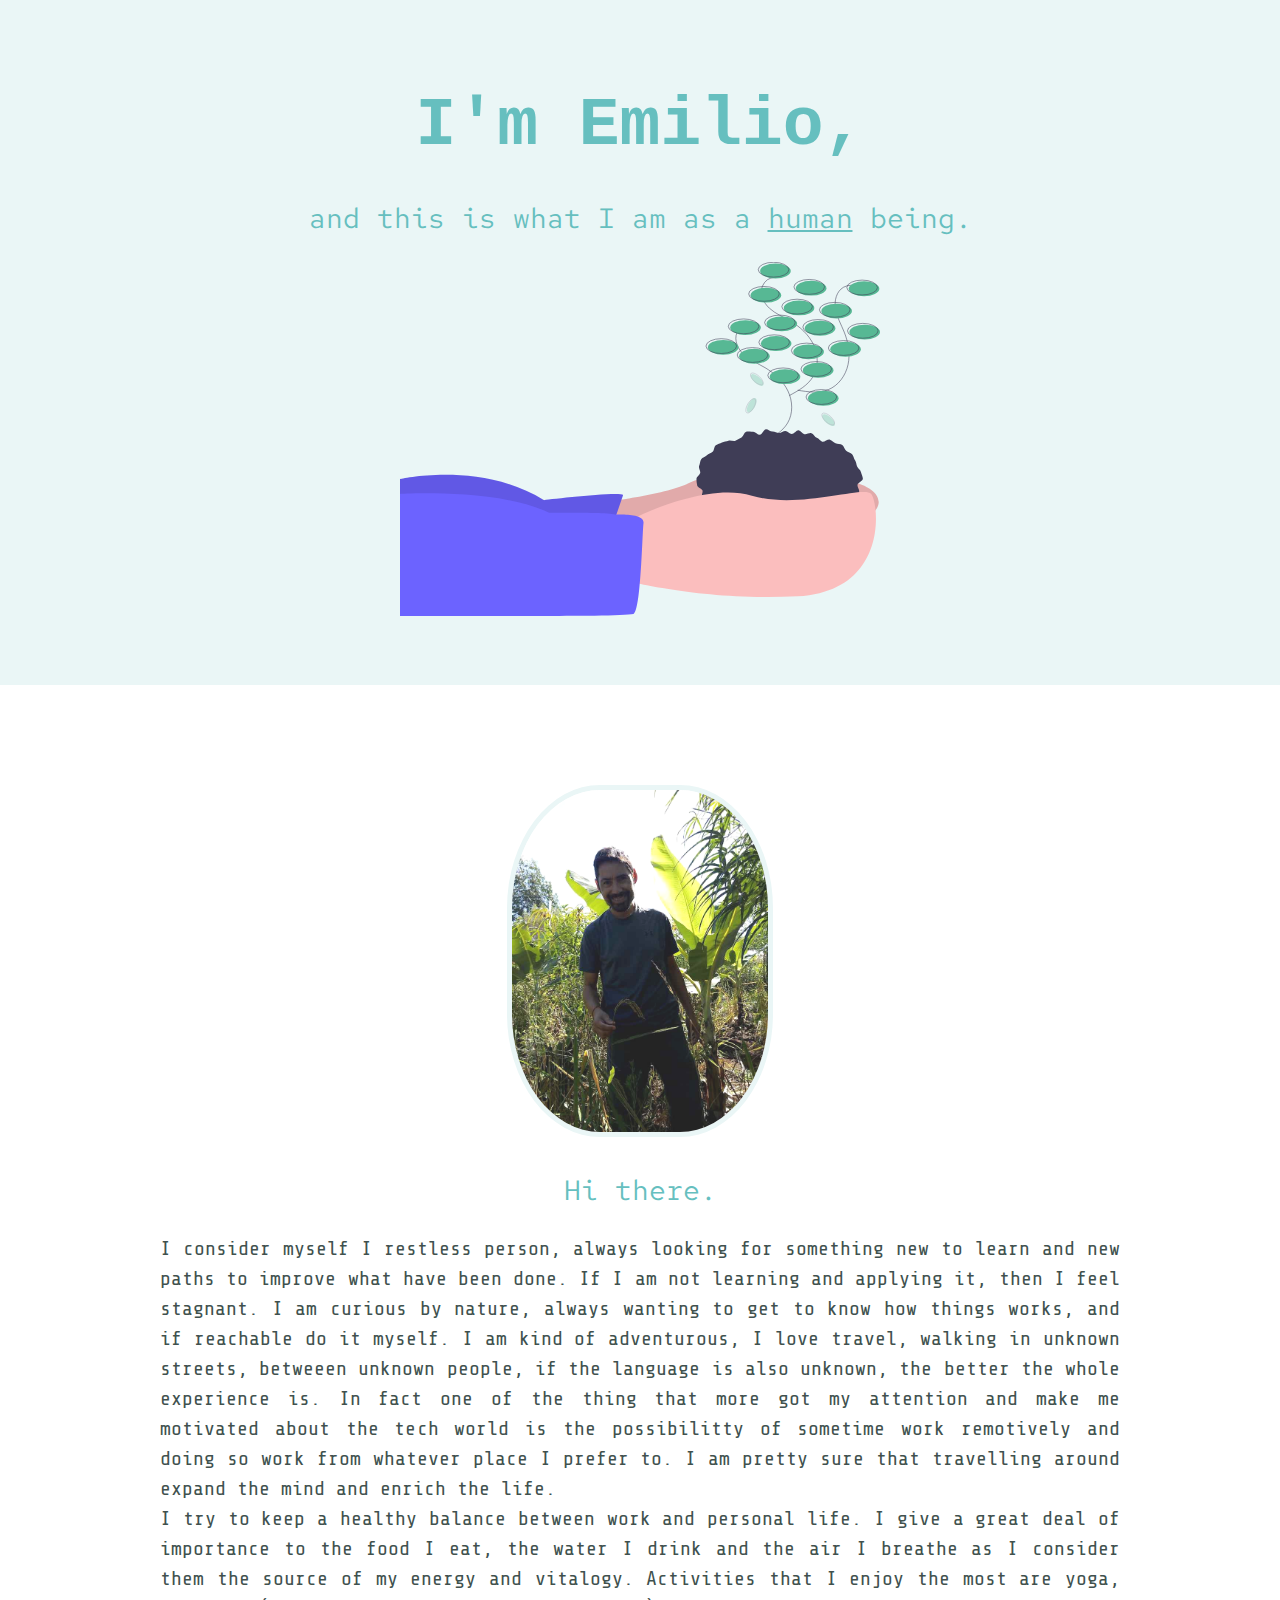
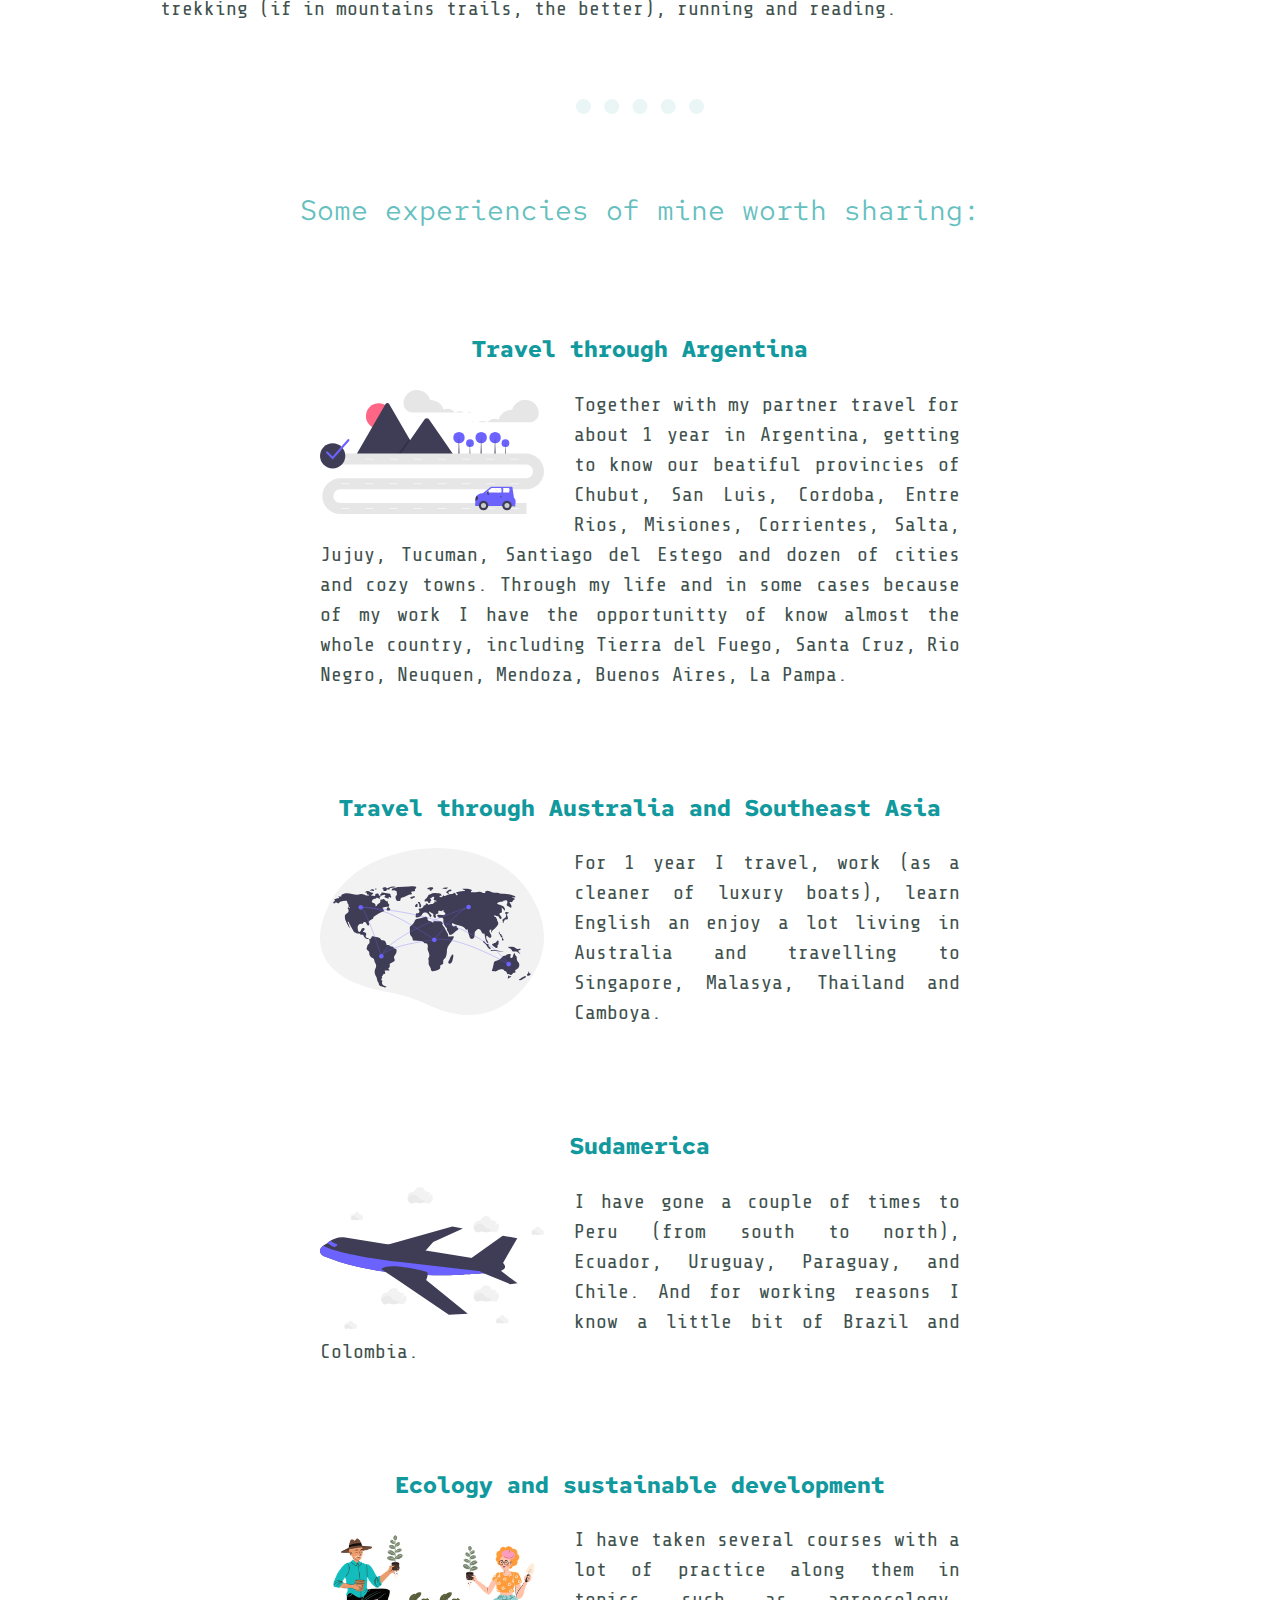
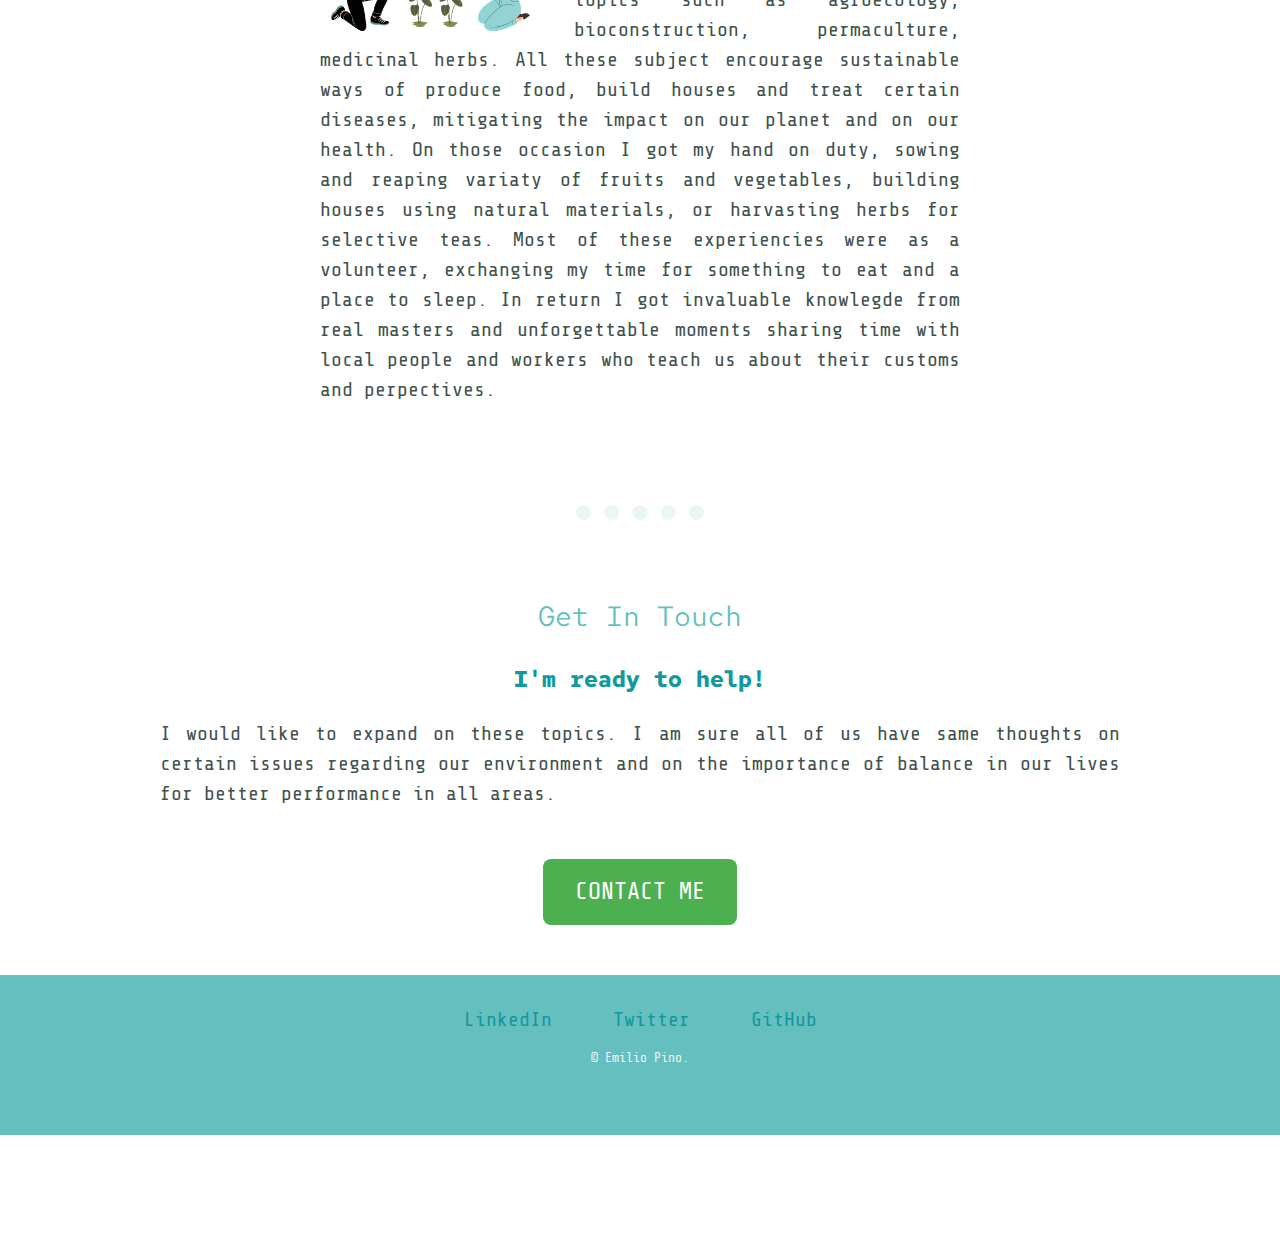
<file: human.html>
<!DOCTYPE html>
<html lang="en">
  <head>
    <meta charset="UTF-8" />
    <meta http-equiv="X-UA-Compatible" content="IE=edge" />
    <meta name="viewport" content="width=device-width, initial-scale=1.0" />
    <link rel="stylesheet" href="css/styles.css" />
    <link rel="icon" href="images/human.png" />
    <link rel="preconnect" href="https://fonts.googleapis.com" />
    <link rel="preconnect" href="https://fonts.gstatic.com" crossorigin />
    <link
      href="https://fonts.googleapis.com/css2?family=Red+Hat+Mono:ital@1&family=Share+Tech+Mono&family=Ubuntu+Mono:ital@1&display=swap"
      rel="stylesheet"
    />
    <title>As a human being</title>
  </head>
  <body>
    <nav class="nav-bar">
      <div class="cv">CURRICULUM VITAE</div>
      <ul class="nav">
        <li><a href="index.html">Home</a></li>
        <li><a href="hse.html">As a safety professional</a></li>
        <li><a href="developer.html">As a developer</a></li>
        <li><a href="human.html">As a human being</a></li>
        <li><a href="#contact-me">Contact</a></li>
      </ul>
    </nav>
    <div class="top-container">
      <h1>I'm Emilio,</h1>
      <h2>
        and this is what I am as a
        <span id="pro">human</span> being.
      </h2>
      <img id="env" src="images/undraw_environment_iaus.svg" alt="environment image" />
    </div>

    <div class="middle-container">
      <div class="profile">
        <img id="other-pic" src="images/emilio-human.png" alt="profile picture" />
        <h2>Hi there.</h2>
        <p class="bio">
          I consider myself I restless person, always looking for something new
          to learn and new paths to improve what have been done. If I am not
          learning and applying it, then I feel stagnant. I am curious by
          nature, always wanting to get to know how things works, and if
          reachable do it myself. I am kind of adventurous, I love travel,
          walking in unknown streets, betweeen unknown people, if the language
          is also unknown, the better the whole experience is. In fact one of
          the thing that more got my attention and make me motivated about the
          tech world is the possibilitty of sometime work remotively and doing
          so work from whatever place I prefer to. I am pretty sure that
          travelling around expand the mind and enrich the life.
        </p>
        <p class="bio">
          I try to keep a healthy balance between work and personal life. I give
          a great deal of importance to the food I eat, the water I drink and
          the air I breathe as I consider them the source of my energy and
          vitalogy. Activities that I enjoy the most are yoga, trekking (if in
          mountains trails, the better), running and reading.
        </p>
      </div>
      <hr />

      <div class="skills">
        <h2>Some experiencies of mine worth sharing:</h2>
        <div class="skill-row">
          <h3>Travel through Argentina</h3>
          <p>
            <img class="human-img" src="images/human/undraw_navigator_a479.svg" />Together
            with my partner travel for about 1 year in Argentina, getting to
            know our beatiful provincies of Chubut, San Luis, Cordoba, Entre
            Rios, Misiones, Corrientes, Salta, Jujuy, Tucuman, Santiago del
            Estego and dozen of cities and cozy towns. Through my life and in
            some cases because of my work I have the opportunitty of know almost
            the whole country, including Tierra del Fuego, Santa Cruz, Rio
            Negro, Neuquen, Mendoza, Buenos Aires, La Pampa.

          </p>
        </div>

        <div class="skill-row">
          <h3>Travel through Australia and Southeast Asia</h3>
          <p>
            <img class="human-img" src="images/human/undraw_connected_world_wuay.svg" />
            For 1 year I
            travel, work (as a cleaner of luxury boats), learn English an enjoy
            a lot living in Australia and travelling to Singapore, Malasya,
            Thailand and Camboya.
          </p>
        </div>

        <div class="skill-row">
          <h3>Sudamerica</h3>
          <p>
            <img class="human-img" src="images/human/undraw_aircraft_fbvl.svg" />I have gone
            a couple of times to Peru (from south to north), Ecuador, Uruguay, Paraguay,
            and Chile. And for working reasons I know a little bit of Brazil and
            Colombia.
          </p>
        </div>

        <div class="skill-row">
          <h3>Ecology and sustainable development</h3>
          <p>
            <img class="human-img" src="images/human/Olá - Gardening Together.png" />I have taken
            several courses with a lot of practice along them in topics such as
            agroecology, bioconstruction, permaculture, medicinal herbs. All
            these subject encourage sustainable ways of produce food, build houses
            and treat certain diseases, mitigating the impact on our planet and
            on our health. On those occasion I got my hand on duty, sowing and
            reaping variaty of fruits and vegetables, building houses using
            natural materials, or harvasting herbs for selective teas. Most of
            these experiencies were as a volunteer, exchanging my time for
            something to eat and a place to sleep. In return I got invaluable
            knowlegde from real masters and unforgettable moments sharing time
            with local people and workers who teach us about their customs and
            perpectives.
          </p>
        </div>
      <hr />

      <div id="contact-me">
        <h2>Get In Touch</h2>
        <h3>I'm ready to help!</h3>
        <p id="contact-message">
          I would like to expand on these topics. I am sure all of us have same thoughts on certain issues regarding our environment and on the importance of balance in our lives for better performance in all areas. 
        </p>

        <a id="btn" href="mailto:pinoen@yahoo.com.ar">CONTACT ME</a>
      </div>
    </div>

    <div class="bottom-container">
      <a
        class="footer-link"
        href="https://ar.linkedin.com/in/emiliopino"
        target="_blank"
        >LinkedIn</a
      >
      <a
        class="footer-link"
        href="https://twitter.com/EmilioPino5"
        target="_blank"
        >Twitter</a
      >
      <a class="footer-link" href="https://github.com/pinoen" target="_blank"
        >GitHub</a
      >
      <p>© Emilio Pino.</p>
    </div>
  </body>
</html>
</file>
<file: css/styles.css>
body {
  margin: 0;
  text-align: center;
  font-family: "Share Tech Mono", monospace;
  font-size: 1.25em;
  color: #40514e;
  line-height: 1.5;
}

a {
  pointer-events: none;
}

.nav-bar {
  background: #acb9ce;
  color: #fff;
  height: 60px;
  display: flex;
  justify-content: space-between;
  align-items: center;
  position: fixed;
  top: 0;
  width: 100%;
}

.nav-bar .cv {
  font-size: x-large;
  font-weight: bold;
  color: #272c2c;
  padding-left: 20px;
}

.nav-bar a {
  color: #fff;
  text-decoration: none;
  font-size: 18px;
  font-weight: bold;
  margin: 10px 25px;
}

.nav-bar a:hover {
  color: rgb(190, 144, 43);
}

.nav-bar ul {
  display: flex;
  list-style-type: none;
  padding-right: 20px;
}

.top-container {
  background-color: #eaf6f6;
  position: relative;
  padding-top: 100px;
  padding-bottom: 60px;
}

#top-cono {
  position: absolute;
  right: 150px;
  top: 300px;
  width: 10%;
}
#developer {
  width: 25%;
}

#env {
  width: 37.5%;
}

h1 {
  margin-top: 0;
  font-family: "Ubuntu Mono", monospace;
  font-size: 4.25rem;
  padding: 100px auto 0 auto;
  color: #66bfbf;
  line-height: 0.75;
}

#pro {
  text-decoration: underline;
}

#safety-first {
  width: 35%;
  margin-top: 25px;
}
#bottom-cono {
  position: absolute;
  bottom: 50px;
  left: 150px;
  width: 10%;
}
#profile {
  border-radius: 35%;
  border: #eaf6f6 solid 5px;
}
#other-pic {
  width: 20%;
  border-radius: 35%;
  border: #eaf6f6 solid 5px;
}

hr {
  border-top: 15px dotted #eaf6f6;
  border-bottom: none;
  border-left: none;
  border-right: none;
  width: 10%;
  margin: 75px auto;
}

.middle-container {
  margin: 100px auto;
}

.bio {
  width: 75%;
  margin: auto;
  text-align: justify;
}
a {
  color: #11999e;
  text-decoration: none;
}

h2 {
  font-family: "Red Hat Mono", monospace;
  font-size: 1.75rem;
  color: #66bfbf;
  font-weight: normal;
}

h3 {
  font-family: "Red Hat Mono", monospace;
  text-align: center;
  color: #11999e;
}

.skill-row {
  width: 50%;
  margin: 100px auto;
  text-align: justify;
}
#tasks {
  width: 50%;
  margin: 20px auto;
  text-align: justify;
}

.oil {
  width: 20%;
  float: left;
  margin-right: 30px;
  margin-bottom: 30px;
}
.logo {
  width: 15%;
  float: left;
  margin-right: 30px;
  margin-bottom: 30px;
}

.projects {
  margin: 30px;
  gap: 15px;
  display: grid;
  grid-template-columns: 1fr 1fr 1fr;
  grid-template-rows: 1fr 1fr 1fr;
  align-items: center;
}
.project {
  width: 50%;
}
.project:hover {
  width: 75%;
}
.tools {
  font-size: xx-large;
  font-weight: bolder;
  line-height: 2;
}
.tools li {
  list-style-type: none;
}

.icon {
  width: 3%;
  float: left;
  margin-right: 30px;
}
.human-img {
  width: 35%;
  float: left;
  margin-right: 30px;
}

.skill-row li {
  list-style-type: square;
}

.bottom-container {
  background-color: #66bfbf;
  height: 100px;
  padding: 30px;
}

.contact-me {
  margin: 50px auto;
}

#contact-message {
  width: 75%;
  margin: auto;
  text-align: justify;
}

#btn {
  border: none;
  color: white;
  background-color: #4caf50;
  padding: 15px 32px;
  border-radius: 8px;
  text-decoration: none;
  display: inline-block;
  font-size: 1.5rem;
  margin: 50px auto;
  cursor: pointer;
}

#btn:hover {
  background: olivedrab;
  font-weight: bold;
  text-decoration: none;
}

.bottom-container a {
  color: #11999e;
  margin: 10px 25px;
  text-decoration: none;
}
a:hover {
  color: #272c2c;
}

.bottom-container p {
  color: #eaf6f6;
  font-size: small;
}

@media (max-width: 768px) {
  * {
    width: auto;
    line-height: 1;
  }
  .nav-bar {
    flex-direction: column;
    height: auto;
  }
  .nav-bar a {
    font-size: 15px;
    margin: 5px 5px;
  }
  .projects {
    grid-template-columns: 1fr;
    grid-template-rows: 1fr;
    width: 100%;
  }
}
</file>
